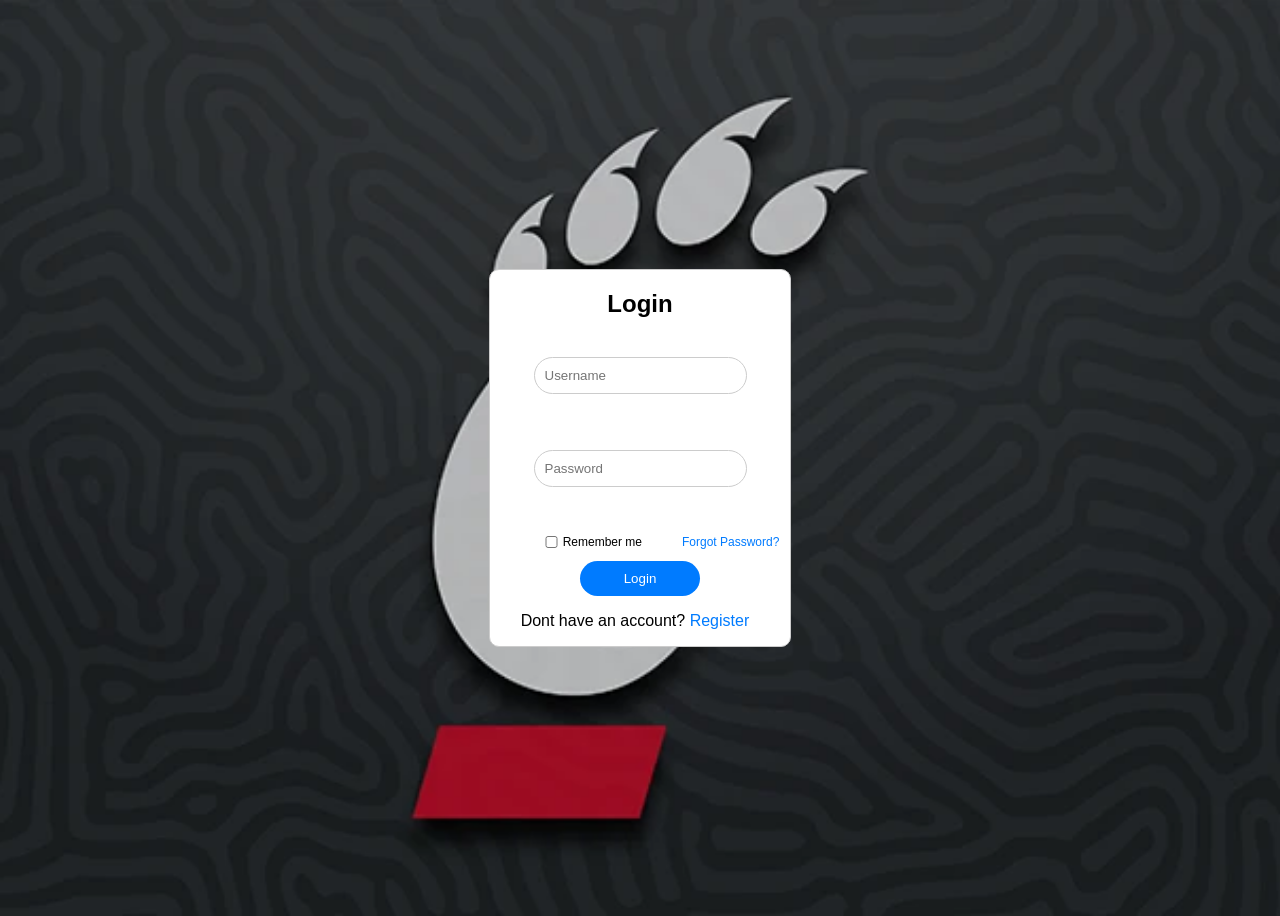
<file: index.html>
<!DOCTYPE html>
<html lang="en">
<head>
    <meta charset="UTF-8">
    <meta name="viewport" content="width=device-width, initial-scale=1.0">
    <title>Login</title>
    <link rel="stylesheet" href="./styles/login.css">
</head>
<body>
    <div class="parent-container">
        <div class="login-container">
            
            <h2>Login</h2>
            <form onsubmit="return attemptLogin()">
                <div class="centered-content">
                    <input type="text" id="username" name="username" placeholder="Username" required><br><br>
                    <input type="password" id="password" name="password" placeholder="Password" required><br><br>
                </div>
                <div class="remember-forgot">
                    <input type="checkbox" id="remember" name="remember">
                    <label for="remember">Remember me</label>
                    <a href="">Forgot Password?</a>
                </div>
                <div class="centered-content">
                    <input type="submit" value="Login" id="login-button">
                </div>
                <p>Dont have an account? <a href="/register">Register</a></p>
                
            </form>
        </div>
    </div>
</body>
<footer>
  
</footer>
<script src="./scripts/login.js"></script>
</html>
</file>
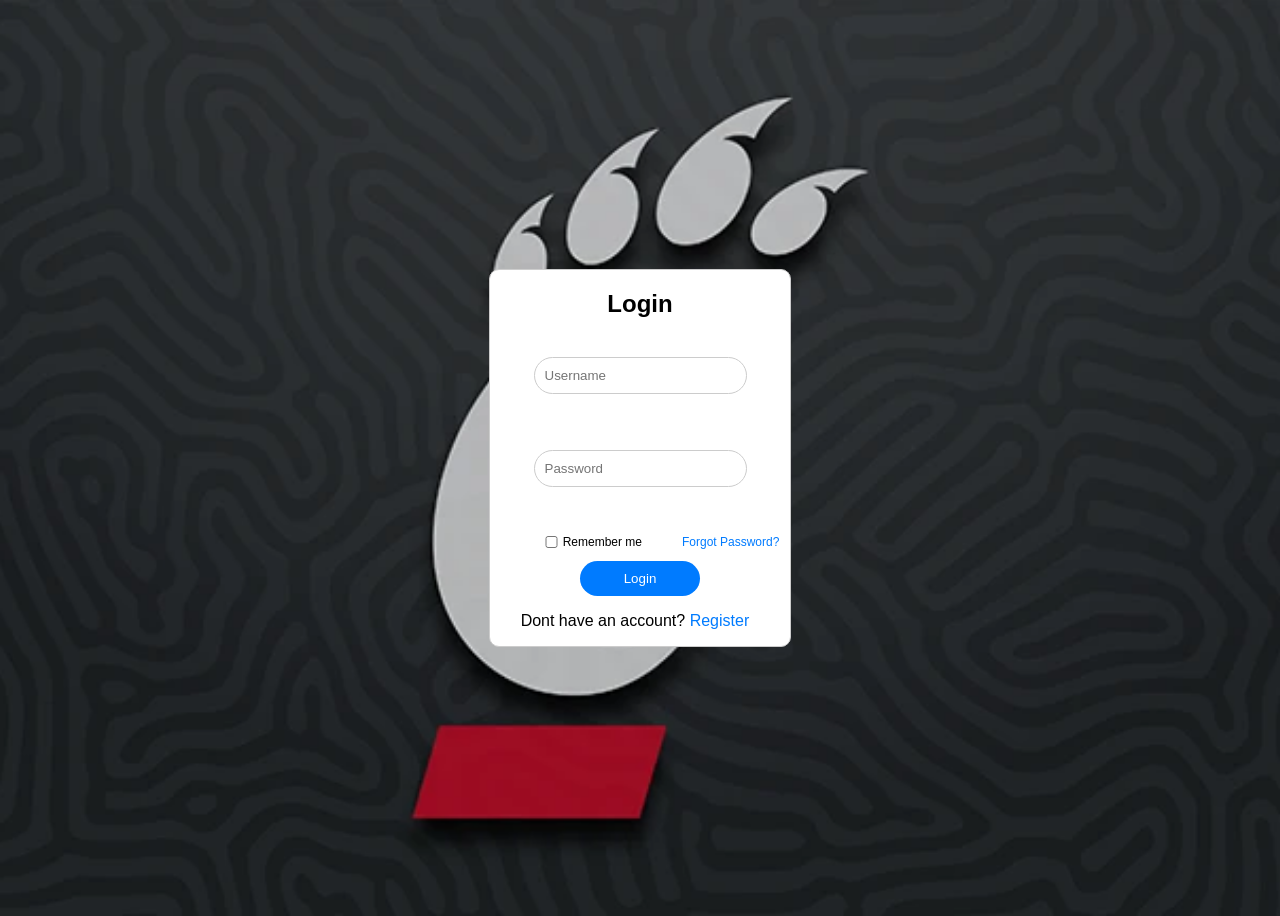
<file: pages/index.html>
<!DOCTYPE html>
<html lang="en">
<head>
    <meta charset="UTF-8">
    <meta name="viewport" content="width=device-width, initial-scale=1.0">
    <title>Login</title>
    <link rel="stylesheet" href="/Styles/login.css">
</head>
<body>
    <div class="parent-container">
        <div class="login-container">
            
            <h2>Login</h2>
            <form action="/login" method="POST">
                <div class="centered-content">
                    <input type="text" id="username" name="username" placeholder="Username" required><br><br>
                    <input type="password" id="password" name="password" placeholder="Password" required><br><br>
                </div>
                <div class="remember-forgot">
                    <input type="checkbox" id="remember" name="remember">
                    <label for="remember">Remember me</label>
                    <a href="">Forgot Password?</a>
                </div>
                <div class="centered-content">
                    <input type="submit" value="Login" id="login-button">
                </div>
                <p>Dont have an account? <a href="/register">Register</a></p>
                
            </form>
        </div>
    </div>
</body>
<footer>
  
</footer>
</html>
</file>
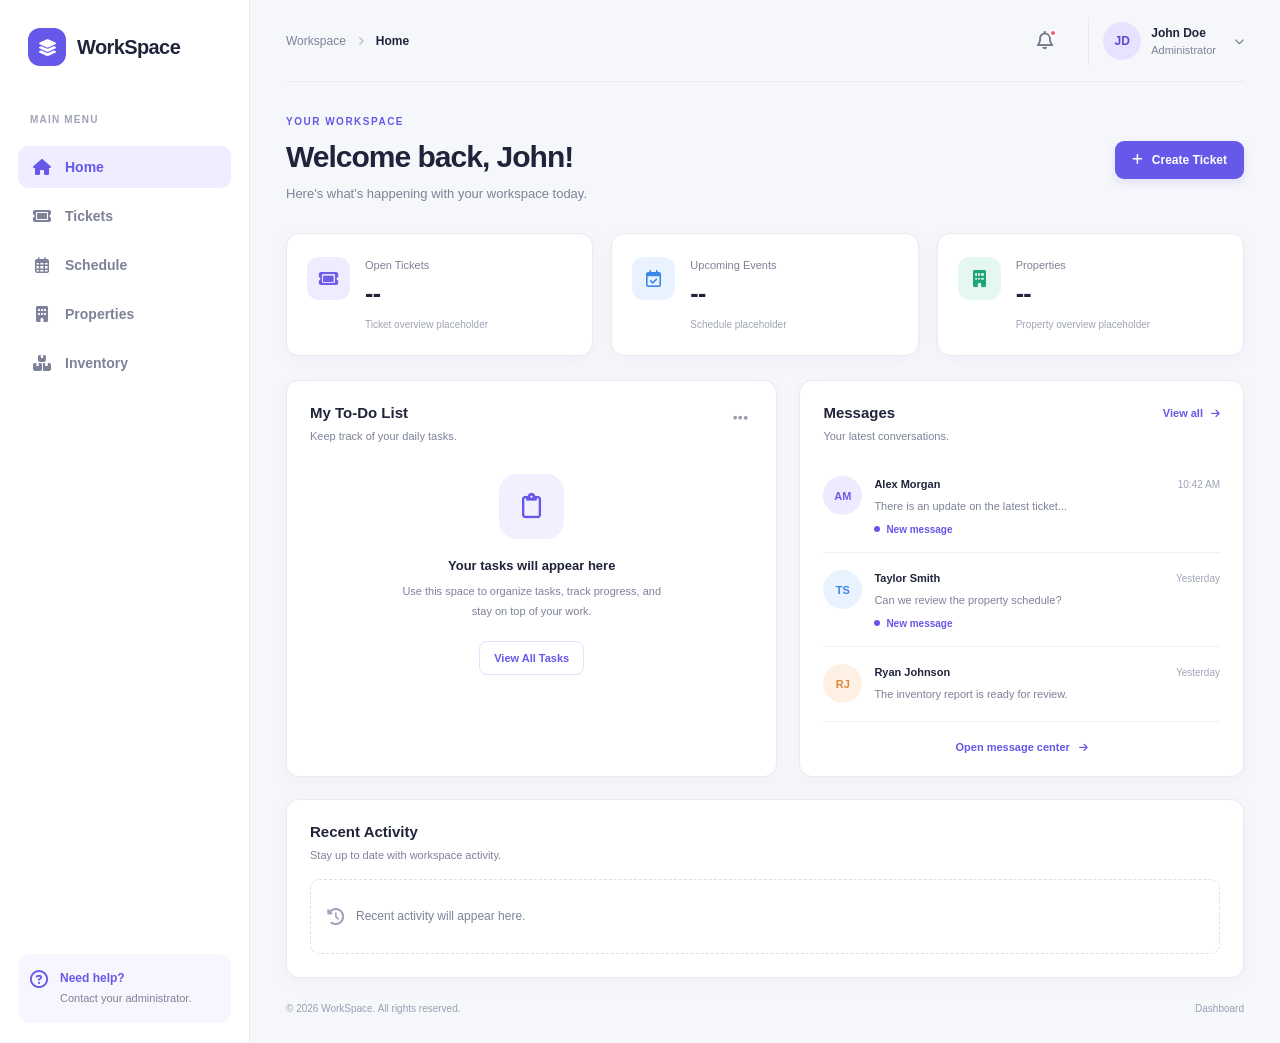
<file: home.html>
<!DOCTYPE html>
<html lang="en">
<head>
    <meta charset="UTF-8">
    <meta name="viewport" content="width=device-width, initial-scale=1.0">
    <title>Dashboard | Home</title>
    <link rel="stylesheet" href="./styles/style.css">

    <!-- Icons -->
    <link rel="stylesheet"
          href="https://cdnjs.cloudflare.com/ajax/libs/font-awesome/6.7.2/css/all.min.css">
</head>
<body>

    <div class="dashboard">

        <!-- Sidebar Navigation -->
        <aside class="sidebar">
            <div class="brand">
                <div class="brand-icon">
                    <i class="fa-solid fa-layer-group"></i>
                </div>
                <span>WorkSpace</span>
            </div>

            <nav class="navigation">
                <p class="nav-heading">MAIN MENU</p>

                <a href="index.html" class="nav-link active">
                    <i class="fa-solid fa-house"></i>
                    <span>Home</span>
                </a>

                <a href="tickets.html" class="nav-link">
                    <i class="fa-solid fa-ticket"></i>
                    <span>Tickets</span>
                </a>

                <a href="schedule.html" class="nav-link">
                    <i class="fa-regular fa-calendar-days"></i>
                    <span>Schedule</span>
                </a>

                <a href="properties.html" class="nav-link">
                    <i class="fa-solid fa-building"></i>
                    <span>Properties</span>
                </a>

                <a href="inventory.html" class="nav-link">
                    <i class="fa-solid fa-boxes-stacked"></i>
                    <span>Inventory</span>
                </a>
            </nav>

            <div class="sidebar-bottom">
                <div class="help-card">
                    <i class="fa-regular fa-circle-question"></i>
                    <div>
                        <strong>Need help?</strong>
                        <p>Contact your administrator.</p>
                    </div>
                </div>
            </div>
        </aside>

        <!-- Main Content -->
        <main class="main-content">

            <!-- Top Header -->
            <header class="topbar">
                <div class="breadcrumb">
                    <span>Workspace</span>
                    <i class="fa-solid fa-chevron-right"></i>
                    <strong>Home</strong>
                </div>

                <div class="topbar-actions">
                    <a href="messages.html"
                       class="header-icon"
                       aria-label="Messages">
                        <i class="fa-regular fa-bell"></i>
                        <span class="notification-dot"></span>
                    </a>

                    <a href="profile.html" class="profile-link"
                       aria-label="Go to profile">
                        <div class="avatar">JD</div>
                        <div class="profile-info">
                            <strong>John Doe</strong>
                            <span>Administrator</span>
                        </div>
                        <i class="fa-solid fa-chevron-down profile-chevron"></i>
                    </a>
                </div>
            </header>

            <!-- Page Heading -->
            <section class="welcome-section">
                <div>
                    <p class="eyebrow">YOUR WORKSPACE</p>
                    <h1>Welcome back, John!</h1>
                    <p class="welcome-subtitle">
                        Here's what's happening with your workspace today.
                    </p>
                </div>

                <a href="tickets.html" class="primary-button">
                    <i class="fa-solid fa-plus"></i>
                    Create Ticket
                </a>
            </section>

            <!-- Overview Cards -->
            <section class="overview-grid">

                <div class="overview-card">
                    <div class="overview-icon purple">
                        <i class="fa-solid fa-ticket"></i>
                    </div>
                    <div>
                        <p>Open Tickets</p>
                        <h2>--</h2>
                        <span>Ticket overview placeholder</span>
                    </div>
                </div>

                <div class="overview-card">
                    <div class="overview-icon blue">
                        <i class="fa-regular fa-calendar-check"></i>
                    </div>
                    <div>
                        <p>Upcoming Events</p>
                        <h2>--</h2>
                        <span>Schedule placeholder</span>
                    </div>
                </div>

                <div class="overview-card">
                    <div class="overview-icon green">
                        <i class="fa-solid fa-building"></i>
                    </div>
                    <div>
                        <p>Properties</p>
                        <h2>--</h2>
                        <span>Property overview placeholder</span>
                    </div>
                </div>

            </section>

            <!-- Main Dashboard Panels -->
            <section class="dashboard-grid">

                <!-- To-Do List -->
                <div class="panel todo-panel">
                    <div class="panel-header">
                        <div>
                            <h2>My To-Do List</h2>
                            <p>Keep track of your daily tasks.</p>
                        </div>

                        <button class="icon-button"
                                aria-label="More task options">
                            <i class="fa-solid fa-ellipsis"></i>
                        </button>
                    </div>

                    <div class="todo-placeholder">
                        <div class="empty-icon">
                            <i class="fa-regular fa-clipboard"></i>
                        </div>
                        <h3>Your tasks will appear here</h3>
                        <p>
                            Use this space to organize tasks, track progress,
                            and stay on top of your work.
                        </p>
                        <a href="tasks.html" class="secondary-button">
                            View All Tasks
                        </a>
                    </div>

                    <!-- Example task layout for future use -->
                    <!--
                    <div class="todo-item">
                        <input type="checkbox" id="task1">
                        <label for="task1">
                            <strong>Review maintenance request</strong>
                            <span>Due today</span>
                        </label>
                    </div>
                    -->
                </div>

                <!-- Messages Quick Access -->
                <div class="panel messages-panel">
                    <div class="panel-header">
                        <div>
                            <h2>Messages</h2>
                            <p>Your latest conversations.</p>
                        </div>

                        <a href="messages.html" class="view-all">
                            View all
                            <i class="fa-solid fa-arrow-right"></i>
                        </a>
                    </div>

                    <div class="message-list">

                        <!-- Example new message -->
                        <a href="messages.html" class="message-item">
                            <div class="message-avatar avatar-purple">AM</div>

                            <div class="message-content">
                                <div class="message-topline">
                                    <strong>Alex Morgan</strong>
                                    <span class="message-time">10:42 AM</span>
                                </div>
                                <p>There is an update on the latest ticket...</p>
                                <span class="unread-label">
                                    <span class="unread-dot"></span>
                                    New message
                                </span>
                            </div>
                        </a>

                        <a href="messages.html" class="message-item">
                            <div class="message-avatar avatar-blue">TS</div>

                            <div class="message-content">
                                <div class="message-topline">
                                    <strong>Taylor Smith</strong>
                                    <span class="message-time">Yesterday</span>
                                </div>
                                <p>Can we review the property schedule?</p>
                                <span class="unread-label">
                                    <span class="unread-dot"></span>
                                    New message
                                </span>
                            </div>
                        </a>

                        <a href="messages.html" class="message-item">
                            <div class="message-avatar avatar-orange">RJ</div>

                            <div class="message-content">
                                <div class="message-topline">
                                    <strong>Ryan Johnson</strong>
                                    <span class="message-time">Yesterday</span>
                                </div>
                                <p>The inventory report is ready for review.</p>
                            </div>
                        </a>

                    </div>

                    <a href="messages.html" class="messages-footer">
                        Open message center
                        <i class="fa-solid fa-arrow-right"></i>
                    </a>
                </div>

            </section>

            <!-- Bottom Section -->
            <section class="panel activity-panel">
                <div class="panel-header">
                    <div>
                        <h2>Recent Activity</h2>
                        <p>Stay up to date with workspace activity.</p>
                    </div>
                </div>

                <div class="activity-placeholder">
                    <i class="fa-solid fa-clock-rotate-left"></i>
                    <span>Recent activity will appear here.</span>
                </div>
            </section>

            <footer class="footer">
                <span>&copy; 2026 WorkSpace. All rights reserved.</span>
                <span>Dashboard</span>
            </footer>

        </main>
    </div>

</body>
</html>
</file>
<file: styles/login.css>
.login-container {
    display: flex;
    flex-direction: column;
    align-items: center;
    justify-content: center;
    background-color: white;
    border-radius: 10px;
    border: 1px solid #ccc;
    width: 300px;
}

body{

    background-image: url('../images/cincinnati-bearcats-thumb.webp');
    background-size: cover;
    background-position: center;
    background-repeat: no-repeat;
    background-color: black ;
    font-family: Arial, Helvetica, sans-serif, sans-serif;
}

.parent-container {
    display: flex;
    justify-content: center;
    align-items: center;
    height: 100vh;
}

#username, #password {
    width: 80%;
    padding: 10px;
    margin: 10px 0;
    border: 1px solid #ccc;
    border-radius: 100vh;
}

#remember{
    margin-right: 5px;
    font-size: 12px;
}

#login-button {
    width: 50%;
    padding: 10px;
    background-color: #007BFF;
    color: white;
    border: none;
    border-radius: 100vh;
    cursor: pointer;
    align-self: center;
}

.centered-content {
    display: flex;
    flex-direction: column;
    align-items: center;
    margin-top: 10px;
}

.remember-forgot{
    display: flex;
    width: 100%;
    padding: 0 20px;
    font-size: 12px;
    input[type="checkbox"] {
        height: 12px;
    }
    align-items: center;
    justify-content: center;
}

.remember-forgot a {
    margin-left: auto;
}

a {
    text-decoration: none;
    color: #007BFF;
}
</file>
<file: Styles/login.css>
.login-container {
    display: flex;
    flex-direction: column;
    align-items: center;
    justify-content: center;
    background-color: white;
    border-radius: 10px;
    border: 1px solid #ccc;
    width: 300px;
}

body{

    background-image: url('../images/cincinnati-bearcats-thumb.webp');
    background-size: cover;
    background-position: center;
    background-repeat: no-repeat;
    background-color: black ;
    font-family: Arial, Helvetica, sans-serif, sans-serif;
}

.parent-container {
    display: flex;
    justify-content: center;
    align-items: center;
    height: 100vh;
}

#username, #password {
    width: 80%;
    padding: 10px;
    margin: 10px 0;
    border: 1px solid #ccc;
    border-radius: 100vh;
}

#remember{
    margin-right: 5px;
    font-size: 12px;
}

#login-button {
    width: 50%;
    padding: 10px;
    background-color: #007BFF;
    color: white;
    border: none;
    border-radius: 100vh;
    cursor: pointer;
    align-self: center;
}

.centered-content {
    display: flex;
    flex-direction: column;
    align-items: center;
    margin-top: 10px;
}

.remember-forgot{
    display: flex;
    width: 100%;
    padding: 0 20px;
    font-size: 12px;
    input[type="checkbox"] {
        height: 12px;
    }
    align-items: center;
    justify-content: center;
}

.remember-forgot a {
    margin-left: auto;
}

a {
    text-decoration: none;
    color: #007BFF;
}
</file>
<file: styles/style.css>
/* =========================
   Global Styles
========================= */

:root {
    --primary: #6658e8;
    --primary-hover: #5546d4;
    --sidebar-bg: #ffffff;
    --page-bg: #f6f7fb;
    --card-bg: #ffffff;
    --text-primary: #20243a;
    --text-secondary: #7d8298;
    --border: #e9eaf2;
    --success: #25a879;
    --shadow: 0 4px 20px rgba(33, 38, 75, 0.035);
}

* {
    margin: 0;
    padding: 0;
    box-sizing: border-box;
}

body {
    font-family: Inter, -apple-system, BlinkMacSystemFont, "Segoe UI",
                 Roboto, Arial, sans-serif;
    background: var(--page-bg);
    color: var(--text-primary);
    font-size: 14px;
}

a {
    color: inherit;
    text-decoration: none;
}

button {
    font: inherit;
    cursor: pointer;
}

.dashboard {
    display: flex;
    min-height: 100vh;
}

/* =========================
   Sidebar
========================= */

.sidebar {
    width: 250px;
    min-width: 250px;
    background: var(--sidebar-bg);
    border-right: 1px solid var(--border);
    display: flex;
    flex-direction: column;
    padding: 28px 18px 20px;
}

.brand {
    display: flex;
    align-items: center;
    gap: 11px;
    padding: 0 10px;
    margin-bottom: 48px;
    font-size: 20px;
    font-weight: 750;
    letter-spacing: -0.6px;
}

.brand-icon {
    width: 38px;
    height: 38px;
    display: grid;
    place-items: center;
    border-radius: 12px;
    background: var(--primary);
    color: white;
    font-size: 17px;
}

.nav-heading {
    color: #a0a4b7;
    font-size: 10px;
    font-weight: 750;
    letter-spacing: 1.2px;
    padding: 0 12px;
    margin-bottom: 14px;
}

.navigation {
    display: flex;
    flex-direction: column;
    gap: 7px;
}

.nav-link {
    display: flex;
    align-items: center;
    gap: 14px;
    padding: 13px 14px;
    border-radius: 10px;
    color: var(--text-secondary);
    font-weight: 550;
    transition: background 0.2s, color 0.2s;
}

.nav-link i {
    width: 19px;
    text-align: center;
    font-size: 16px;
}

.nav-link:hover {
    background: #f4f2ff;
    color: var(--primary);
}

.nav-link.active {
    background: #efedff;
    color: var(--primary);
    font-weight: 700;
}

.sidebar-bottom {
    margin-top: auto;
    padding-top: 40px;
}

.help-card {
    display: flex;
    align-items: flex-start;
    gap: 12px;
    padding: 15px 12px;
    background: #f7f6ff;
    border-radius: 12px;
    color: var(--primary);
}

.help-card > i {
    font-size: 18px;
    margin-top: 2px;
}

.help-card strong {
    font-size: 12px;
}

.help-card p {
    margin-top: 5px;
    color: var(--text-secondary);
    font-size: 11px;
    line-height: 1.6;
}

/* =========================
   Main Content and Header
========================= */

.main-content {
    flex: 1;
    min-width: 0;
    padding: 0 36px 24px;
}

.topbar {
    height: 82px;
    display: flex;
    align-items: center;
    justify-content: space-between;
    gap: 20px;
    border-bottom: 1px solid var(--border);
}

.breadcrumb {
    display: flex;
    align-items: center;
    gap: 12px;
    color: var(--text-secondary);
    font-size: 12px;
}

.breadcrumb i {
    font-size: 9px;
    color: #b3b6c7;
}

.breadcrumb strong {
    color: var(--text-primary);
}

.topbar-actions {
    display: flex;
    align-items: center;
    gap: 24px;
}

.header-icon {
    width: 38px;
    height: 38px;
    display: grid;
    place-items: center;
    position: relative;
    color: #70758c;
    font-size: 18px;
    border-radius: 10px;
}

.header-icon:hover {
    background: #efedff;
    color: var(--primary);
}

.notification-dot {
    position: absolute;
    top: 7px;
    right: 7px;
    width: 8px;
    height: 8px;
    background: #f15b6c;
    border: 2px solid white;
    border-radius: 50%;
}

.profile-link {
    display: flex;
    align-items: center;
    gap: 10px;
    padding: 5px 0 5px 14px;
    border-left: 1px solid var(--border);
}

.avatar {
    width: 38px;
    height: 38px;
    border-radius: 50%;
    display: grid;
    place-items: center;
    background: #e6e2ff;
    color: #5949d6;
    font-weight: 750;
    font-size: 12px;
}

.profile-info {
    display: flex;
    flex-direction: column;
    gap: 4px;
}

.profile-info strong {
    font-size: 12px;
}

.profile-info span {
    color: var(--text-secondary);
    font-size: 11px;
}

.profile-chevron {
    font-size: 10px;
    color: var(--text-secondary);
    margin-left: 8px;
}

/* =========================
   Welcome Section
========================= */

.welcome-section {
    display: flex;
    justify-content: space-between;
    align-items: center;
    gap: 20px;
    padding: 34px 0 28px;
}

.eyebrow {
    font-size: 10px;
    font-weight: 750;
    letter-spacing: 1.5px;
    color: var(--primary);
    margin-bottom: 10px;
}

.welcome-section h1 {
    font-size: clamp(24px, 3vw, 30px);
    letter-spacing: -1px;
    line-height: 1.3;
    margin-bottom: 8px;
}

.welcome-subtitle {
    font-size: 13px;
    color: var(--text-secondary);
    line-height: 1.6;
}

.primary-button {
    display: inline-flex;
    align-items: center;
    justify-content: center;
    gap: 9px;
    padding: 12px 17px;
    white-space: nowrap;
    background: var(--primary);
    color: white;
    font-size: 12px;
    font-weight: 650;
    border-radius: 9px;
    box-shadow: 0 4px 10px rgba(102, 88, 232, 0.15);
    transition: background 0.2s, transform 0.2s;
}

.primary-button:hover {
    background: var(--primary-hover);
    transform: translateY(-1px);
}

/* =========================
   Overview Cards
========================= */

.overview-grid {
    display: grid;
    grid-template-columns: repeat(3, minmax(0, 1fr));
    gap: 18px;
    margin-bottom: 24px;
}

.overview-card {
    display: flex;
    align-items: flex-start;
    gap: 15px;
    padding: 23px 20px;
    background: var(--card-bg);
    border: 1px solid var(--border);
    border-radius: 13px;
    box-shadow: var(--shadow);
}

.overview-icon {
    width: 43px;
    height: 43px;
    flex-shrink: 0;
    display: grid;
    place-items: center;
    border-radius: 12px;
    font-size: 17px;
}

.purple {
    color: #705de7;
    background: #efecff;
}

.blue {
    color: #3988e8;
    background: #e9f3ff;
}

.green {
    color: #20a579;
    background: #e5f8f0;
}

.overview-card p {
    color: var(--text-secondary);
    font-size: 11px;
    margin: 2px 0 8px;
}

.overview-card h2 {
    font-size: 25px;
    letter-spacing: -0.7px;
    margin-bottom: 7px;
}

.overview-card span {
    color: #a0a4b6;
    font-size: 10px;
    line-height: 1.5;
}

/* =========================
   Dashboard Panels
========================= */

.dashboard-grid {
    display: grid;
    grid-template-columns: minmax(0, 1.05fr) minmax(0, 0.95fr);
    gap: 22px;
    align-items: stretch;
}

.panel {
    background: var(--card-bg);
    border: 1px solid var(--border);
    border-radius: 13px;
    box-shadow: var(--shadow);
    min-width: 0;
}

.todo-panel,
.messages-panel {
    padding: 23px;
}

.panel-header {
    display: flex;
    justify-content: space-between;
    align-items: flex-start;
    gap: 14px;
}

.panel-header h2 {
    font-size: 15px;
    font-weight: 750;
    margin-bottom: 7px;
}

.panel-header p {
    font-size: 11px;
    color: var(--text-secondary);
    line-height: 1.5;
}

.icon-button {
    border: 0;
    background: transparent;
    color: #969bb0;
    padding: 5px;
    font-size: 17px;
}

.icon-button:hover {
    color: var(--primary);
}

.todo-placeholder {
    min-height: 255px;
    display: flex;
    flex-direction: column;
    align-items: center;
    justify-content: center;
    text-align: center;
    padding: 30px 16px;
}

.empty-icon {
    display: grid;
    place-items: center;
    width: 65px;
    height: 65px;
    border-radius: 18px;
    background: #f2f0ff;
    color: var(--primary);
    font-size: 25px;
    margin-bottom: 19px;
}

.todo-placeholder h3 {
    font-size: 13px;
    margin-bottom: 9px;
}

.todo-placeholder p {
    max-width: 270px;
    color: var(--text-secondary);
    font-size: 11px;
    line-height: 1.8;
    margin-bottom: 19px;
}

.secondary-button {
    padding: 10px 14px;
    border: 1px solid #e4e0ff;
    color: var(--primary);
    border-radius: 8px;
    font-size: 11px;
    font-weight: 700;
    transition: background 0.2s;
}

.secondary-button:hover {
    background: #f4f2ff;
}

/* =========================
   Messages
========================= */

.view-all {
    display: flex;
    align-items: center;
    gap: 8px;
    color: var(--primary);
    font-size: 11px;
    font-weight: 700;
    white-space: nowrap;
    margin-top: 3px;
}

.view-all:hover {
    color: var(--primary-hover);
}

.view-all i,
.messages-footer i {
    font-size: 10px;
}

.message-list {
    margin-top: 15px;
}

.message-item {
    display: flex;
    align-items: flex-start;
    gap: 12px;
    padding: 17px 0;
    border-bottom: 1px solid #f0f0f5;
}

.message-item:hover .message-content > p {
    color: var(--primary);
}

.message-avatar {
    width: 39px;
    height: 39px;
    flex-shrink: 0;
    display: grid;
    place-items: center;
    border-radius: 50%;
    font-size: 11px;
    font-weight: 750;
}

.avatar-purple {
    background: #eeeaff;
    color: #705de7;
}

.avatar-blue {
    background: #e8f3ff;
    color: #3988e8;
}

.avatar-orange {
    background: #fff0e4;
    color: #d98a43;
}

.message-content {
    flex: 1;
    min-width: 0;
}

.message-topline {
    display: flex;
    justify-content: space-between;
    align-items: baseline;
    gap: 10px;
    margin: 2px 0 8px;
}

.message-topline strong {
    font-size: 11px;
}

.message-time {
    color: #a0a4b7;
    font-size: 10px;
    white-space: nowrap;
}

.message-content > p {
    color: var(--text-secondary);
    font-size: 11px;
    line-height: 1.6;
    overflow-wrap: anywhere;
}

.unread-label {
    display: inline-flex;
    align-items: center;
    gap: 6px;
    margin-top: 8px;
    color: var(--primary);
    font-size: 10px;
    font-weight: 650;
}

.unread-dot {
    width: 6px;
    height: 6px;
    border-radius: 50%;
    background: var(--primary);
}

.messages-footer {
    display: flex;
    justify-content: center;
    align-items: center;
    gap: 9px;
    padding-top: 19px;
    color: var(--primary);
    font-size: 11px;
    font-weight: 700;
}

.messages-footer:hover {
    color: var(--primary-hover);
}

/* =========================
   Recent Activity and Footer
========================= */

.activity-panel {
    margin-top: 22px;
    padding: 23px;
}

.activity-placeholder {
    display: flex;
    align-items: center;
    gap: 12px;
    min-height: 75px;
    margin-top: 15px;
    padding: 16px;
    border: 1px dashed #dedfeb;
    border-radius: 9px;
    color: var(--text-secondary);
    font-size: 12px;
}

.activity-placeholder i {
    font-size: 17px;
    color: #a1a4b9;
}

.footer {
    display: flex;
    justify-content: space-between;
    gap: 12px;
    padding: 25px 0 5px;
    color: #9b9fb1;
    font-size: 10px;
}

/* =========================
   Responsive Layout
========================= */

@media (max-width: 1150px) {
    .sidebar {
        width: 220px;
        min-width: 220px;
    }

    .main-content {
        padding: 0 24px 24px;
    }

    .overview-grid {
        gap: 12px;
    }

    .overview-card {
        padding: 18px 14px;
        gap: 10px;
    }

    .dashboard-grid {
        gap: 15px;
    }

    .todo-panel,
    .messages-panel {
        padding: 18px;
    }
}

@media (max-width: 900px) {
    .sidebar {
        width: 190px;
        min-width: 190px;
        padding-left: 12px;
        padding-right: 12px;
    }

    .brand {
        font-size: 17px;
        padding: 0 5px;
    }

    .dashboard-grid {
        grid-template-columns: 1fr;
    }

    .todo-placeholder {
        min-height: 210px;
    }
}

@media (max-width: 650px) {
    .dashboard {
        flex-direction: column;
    }

    .sidebar {
        width: 100%;
        min-width: 0;
        padding: 15px 16px;
        border-right: 0;
        border-bottom: 1px solid var(--border);
    }

    .brand {
        margin-bottom: 18px;
    }

    .navigation {
        flex-direction: row;
        gap: 7px;
        overflow-x: auto;
        padding-bottom: 3px;
    }

    .nav-heading,
    .sidebar-bottom,
    .nav-link span {
        display: none;
    }

    .nav-link {
        flex: 0 0 auto;
        justify-content: center;
        padding: 12px 14px;
    }

    .nav-link i {
        width: auto;
    }

    .main-content {
        padding: 0 16px 20px;
    }

    .topbar {
        height: 68px;
    }

    .topbar-actions {
        gap: 10px;
    }

    .profile-link {
        padding-left: 10px;
        gap: 0;
    }

    .profile-info,
    .profile-chevron {
        display: none;
    }

    .welcome-section {
        align-items: flex-start;
        flex-direction: column;
        padding: 27px 0 23px;
    }

    .welcome-section h1 {
        font-size: 25px;
    }

    .overview-grid {
        grid-template-columns: 1fr;
    }

    .overview-card {
        padding: 17px;
    }

    .dashboard-grid {
        grid-template-columns: minmax(0, 1fr);
    }

    .message-topline {
        flex-wrap: wrap;
        gap: 5px;
    }

    .footer {
        flex-direction: column;
    }
}

@media (max-width: 380px) {
    .breadcrumb {
        gap: 7px;
        font-size: 11px;
    }

    .topbar-actions {
        gap: 4px;
    }

    .todo-panel,
    .messages-panel,
    .activity-panel {
        padding: 15px;
    }

    .message-item {
        gap: 9px;
    }
}
</file>
